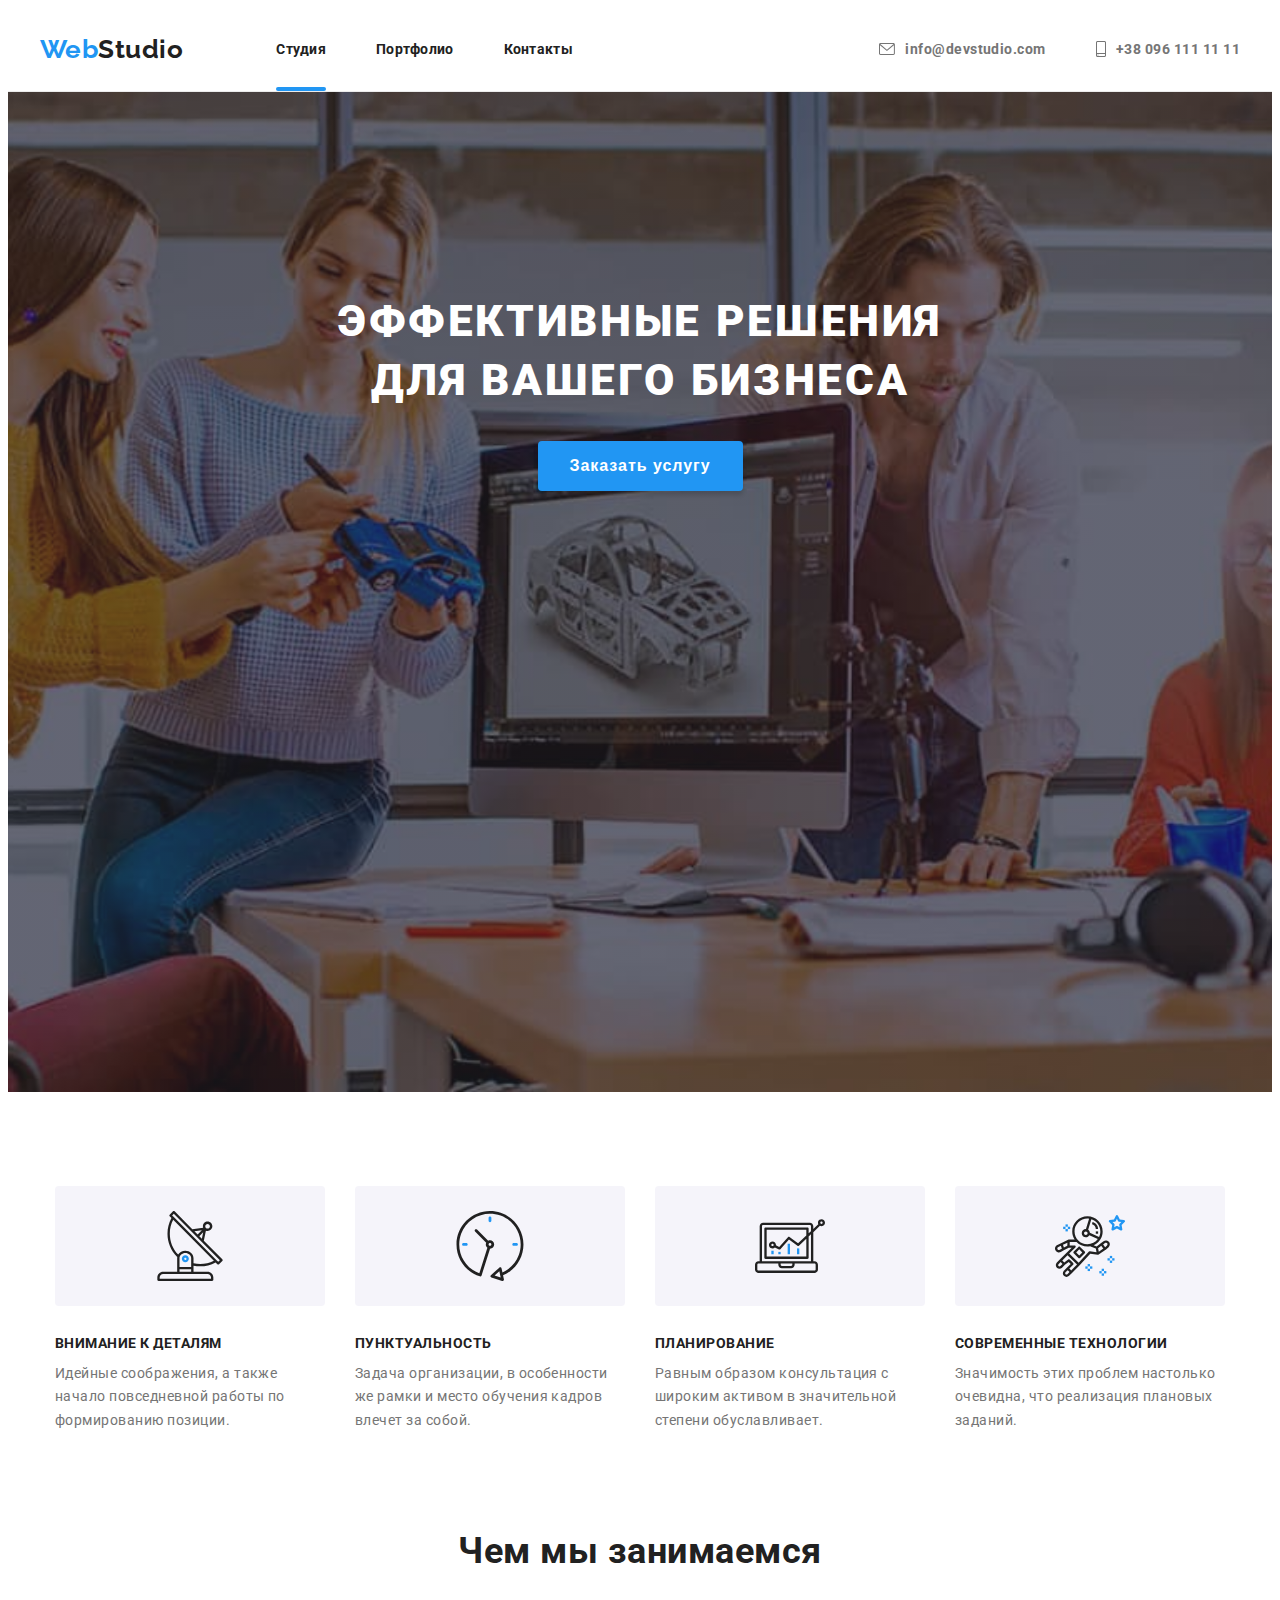
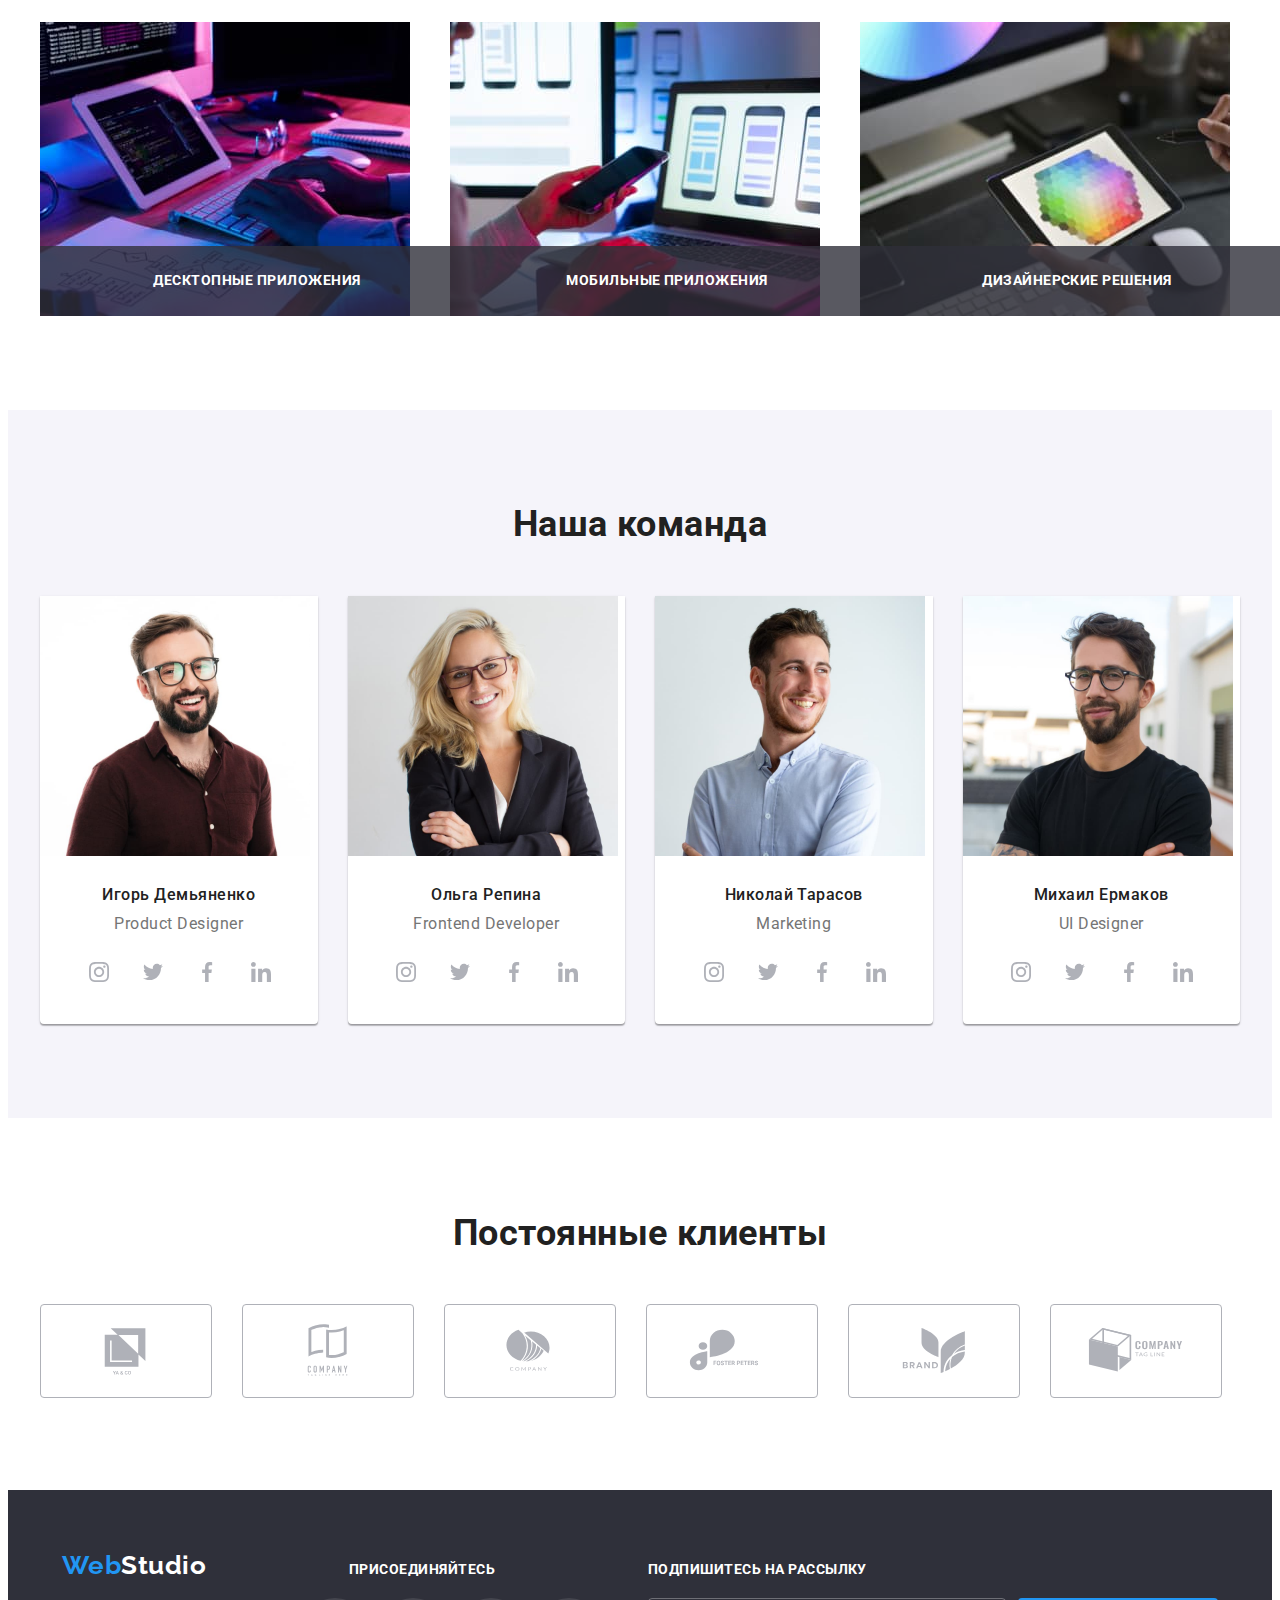
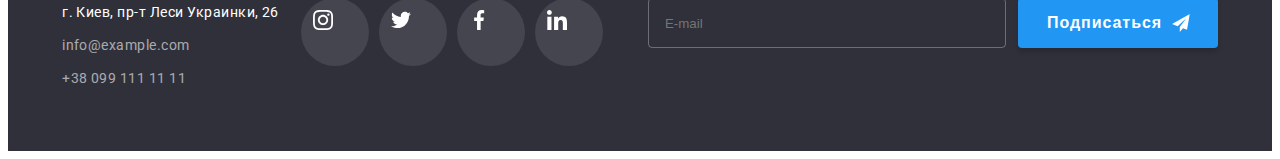
<file: index.html>
<!DOCTYPE html>
<html lang="en">
<head>
    <meta charset="UTF-8">
    <meta http-equiv="X-UA-Compatible" content="IE=edge">
    <meta name="viewport" content="width=, initial-scale=1.0">
    <title>Document</title>
    <link rel="preconnect" href="https://fonts.googleapis.com">
    <link rel="preconnect" href="https://fonts.gstatic.com" crossorigin>
    <link href="https://fonts.googleapis.com/css2?family=Raleway:wght@700&family=Roboto:wght@400;500;700;900&display=swap" rel="stylesheet">
    <link rel="stylesheet" href="https://cdnjs.cloudflare.com/ajax/libs/modern-normalize/1.0.0/modern-normalize.min.css"
        integrity="sha512-ISS7cAi1PEhQ8jnbJpJZMd29NlhNj4AWYyLOSp2CE/CsHxTCu+r+t0D2yoJudVrd0/8fTVPUVDzY5Tvli75u/g=="
        crossorigin="anonymous"/>
    <link rel="stylesheet" href="./css/main.min.css"/>
</head>
<body>

    <!--Верхняя линия-->
    <header class="page-header">
        <div class="container header-container">
            <nav class="container-items">
                <a href="./index.html" class="header-logo link">
                    <span class="logo-web-header">Web</span>Studio
                </a>
                <ul class="list header-list">
                    <li class="header-item">
                        <a class="link header-link current" href="./index.html">Студия</a></li>
                    <li class="header-item">
                        <a class="link header-link" href="./portfolio.html">Портфолио</a></li>
                    <li class="header-item">
                        <a class="link header-link" href="">Контакты</a></li>
                </ul>
            </nav>
        <div class="header-connect">
            <ul class="list header-list">        
                <li class="header-item">
                    <a class="link header-contacts" href="mailto:info@devstudio.com">
                        <svg class="header-email" width="16" height="12">
                            <use href="./images/icons.svg#envelope"></use>
                        </svg>
                        info@devstudio.com
                    </a>
                </li>
                <li class="header-item">
                    <a class="link header-contacts" href="tel:+380961111111">
                        <svg class="header-email" width="10" height="16">
                            <use href="./images/icons.svg#smartphone"></use>
                        </svg>
                        +38 096 111 11 11
                    </a>
                </li>
            </ul>
        </div>
        </div>
    </header>
    <main>

    <!--Hero-->    
    <section class="tagline overlay">
        <div class="container">
            <h1 class="tagline-title">Эффективные решения для вашего бизнеса</h1>
            <button class="tagline-btn" type="button" data-modal-open>
                <span class="tagline-btn-text">Заказать услугу</span></button>
        </div> 
    </section>

    <!--Список качеств-->
    <section class="feature">
    <div class="container feature-container">
        <h2 class="visually-hidden">Особенности</h2>
        <ul class="feature-list list">
            <li class="feature-item icon-antenna">
                <h3 class="feature-title">Внимание к деталям</h3>
                <p class="feature-text">
                    Идейные соображения, а также начало повседневной работы по формированию позиции.
                </p>
            </li>
        </ul>

        <ul class="feature-list list">
            <li class="feature-item icon-clock">
                <h3 class="feature-title">Пунктуальность</h3>
                <p class="feature-text">
                    Задача организации, в особенности же рамки и место обучения кадров влечет за собой.
                </p>
            </li>
        </ul>

        <ul class="feature-list list">
            <li class="feature-item icon-diagram">
                <h3 class="feature-title">Планирование</h3>
                <p class="feature-text">
                    Равным образом консультация с широким активом в значительной степени обуславливает.
                </p>
            </li>
        </ul>

        <ul class="feature-list list">
            <li class="feature-item icon-astronaut">
                <h3 class="feature-title">Современные технологии</h3>
                <p class="feature-text">
                    Значимость этих проблем настолько очевидна, что реализация плановых заданий.
                </p>
            </li>
        </ul>
    </div>       
    </section>

    <!--Фото чем мы занимаемся-->
    <section class="about">
    <div class="container">
        <h2 class="about__title">Чем мы занимаемся</h2>
        <ul class="list about__list">
            <li class="about__item">
                <div class="about__box">
                <img src="./images/box1.jpg" alt="desktop" width="370" />
                    <h2 class="about__subtitle">Десктопные приложения</h2>
                </div>
            </li>
            <li class="about__item">
                <div class="about__box">
                <img src="./images/box2.jpg" alt="mob" width="370" />              
                    <h2 class="about__subtitle">Мобильные приложения</h2>
                </div>
            </li>
            <li class="about__item">
                <div class="about__box">
                <img src="./images/box3.jpg" alt="design" width="370" />

                    <h2 class="about__subtitle">Дизайнерские решения</h2>
                </div>
            </li>
        </ul>
    </div>
    </section>

<!--Наша команда-->
    <section class="team">
    <div class="container team-container">
        <h2 class="team-text">Наша команда</h2>
        <ul class="list team-list">
            <li class="team card-item">
                <img src="./images/igor.jpg" alt="igor" width="270" />          
                <h3 class="team-name">Игорь Демьяненко</h3>
                <p class="team-position">Product Designer</p>
                <ul class="team-social-list list">
                    <li class="team-social-item">
                        <a class="team-social-link" href="">
                            <svg class="social-icon" width="20" height="20">
                                <use href="./images/icons.svg#instagram"></use>
                            </svg>
                        </a>
                    </li>
                    <li>
                        <a class="team-social-link" href="https://twitter.com/Twitter?ref_src=twsrc%5Egoogle%7Ctwcamp%5Eserp%7Ctwgr%5Eauthor">
                            <svg class="social-icon" width="20" height="20">
                                <use href="./images/icons.svg#twitter"></use>
                            </svg>
                        </a>
                        
                    </li>
                    <li>
                        <a class="team-social-link" href="https://www.facebook.com/login/?privacy_mutation_token=eyJ0eXBlIjowLCJjcmVhdGlvbl90aW1lIjoxNjQyMjg3MTYyLCJjYWxsc2l0ZV9pZCI6MjY5NTQ4NDUzMDcyMDk1MX0%3D">
                            <svg class="social-icon" width="20" height="20">
                                <use href="./images/icons.svg#facebook"></use>
                            </svg>
                        </a>
                    
                    </li>
                    <li>
                        <a class="team-social-link" href="https://www.linkedin.com/posts/scottdresden_next-generation-silent-drone-achieves-major-activity-6885948728314736640-eH9i">
                            <svg class="social-icon" width="20" height="20">
                                <use href="./images/icons.svg#linkedin"></use>
                            </svg>
                        </a>
                    </li>
                </ul>

                
            </li>
            <li class="team card-item">
                <img src="./images/olga.jpg" alt="olga" width="270" />
            
                <h3 class="team-name">Ольга Репина</h3>
                <p class="team-position">Frontend Developer</p>
                <ul class="team-social-list list">
                    <li class="team-social-item">
                        <a class="team-social-link" href="https://www.instagram.com/accounts/login/?source=auth_switcher">
                            <svg class="social-icon" width="20" height="20">
                                <use href="./images/icons.svg#instagram"></use>
                            </svg>
                        </a>
                    </li>
                    <li>
                        <a class="team-social-link" href="https://twitter.com/Twitter?ref_src=twsrc%5Egoogle%7Ctwcamp%5Eserp%7Ctwgr%5Eauthor">
                            <svg class="social-icon" width="20" height="20">
                                <use href="./images/icons.svg#twitter"></use>
                            </svg>
                        </a>
                        
                    </li>
                    <li>
                        <a class="team-social-link" href="https://www.facebook.com/login/?privacy_mutation_token=eyJ0eXBlIjowLCJjcmVhdGlvbl90aW1lIjoxNjQyMjg3MTYyLCJjYWxsc2l0ZV9pZCI6MjY5NTQ4NDUzMDcyMDk1MX0%3D">
                            <svg class="social-icon" width="20" height="20">
                                <use href="./images/icons.svg#facebook"></use>
                            </svg>
                        </a>
                    
                    </li>
                    <li>
                        <a class="team-social-link" href="https://www.linkedin.com/posts/scottdresden_next-generation-silent-drone-achieves-major-activity-6885948728314736640-eH9i">
                            <svg class="social-icon" width="20" height="20">
                                <use href="./images/icons.svg#linkedin"></use>
                            </svg>
                        </a>
                    </li>
                </ul>
            </li>
            <li class="team card-item">
                <img src="./images/nick.jpg" alt="nicholas" width="270" />
            
                <h3 class="team-name">Николай Тарасов</h3>
                <p class="team-position">Marketing</p>
                <ul class="team-social-list list">
                    <li class="team-social-item">
                        <a class="team-social-link" href="https://www.instagram.com/accounts/login/?source=auth_switcher">
                            <svg class="social-icon" width="20" height="20">
                                <use href="./images/icons.svg#instagram"></use>
                            </svg>
                        </a>
                    </li>
                    <li>
                        <a class="team-social-link" href="https://twitter.com/Twitter?ref_src=twsrc%5Egoogle%7Ctwcamp%5Eserp%7Ctwgr%5Eauthor">
                            <svg class="social-icon" width="20" height="20">
                                <use href="./images/icons.svg#twitter"></use>
                            </svg>
                        </a>
                        
                    </li>
                    <li>
                        <a class="team-social-link" href="https://www.facebook.com/login/?privacy_mutation_token=eyJ0eXBlIjowLCJjcmVhdGlvbl90aW1lIjoxNjQyMjg3MTYyLCJjYWxsc2l0ZV9pZCI6MjY5NTQ4NDUzMDcyMDk1MX0%3D">
                            <svg class="social-icon" width="20" height="20">
                                <use href="./images/icons.svg#facebook"></use>
                            </svg>
                        </a>
                    
                    </li>
                    <li>
                        <a class="team-social-link" href="https://www.linkedin.com/posts/scottdresden_next-generation-silent-drone-achieves-major-activity-6885948728314736640-eH9i">
                            <svg class="social-icon" width="20" height="20">
                                <use href="./images/icons.svg#linkedin"></use>
                            </svg>
                        </a>
                    </li>
                </ul>
            </li> 
            <li class="team card-item">
                <img src="./images/mih.jpg" alt="michael" width="270" />
                
                <h3 class="team-name">Михаил Ермаков</h3>
                <p class="team-position">UI Designer</p>
                <ul class="team-social-list list">
                    <li class="team-social-item">
                        <a class="team-social-link" href="https://www.instagram.com/accounts/login/?source=auth_switcher">
                            <svg class="social-icon" width="20" height="20">
                                <use href="./images/icons.svg#instagram"></use>
                            </svg>
                        </a>
                    </li>
                    <li>
                        <a class="team-social-link" href="https://twitter.com/Twitter?ref_src=twsrc%5Egoogle%7Ctwcamp%5Eserp%7Ctwgr%5Eauthor">
                            <svg class="social-icon" width="20" height="20">
                                <use href="./images/icons.svg#twitter"></use>
                            </svg>
                        </a>
                        
                    </li>
                    <li>
                        <a class="team-social-link" href="https://www.facebook.com/login/?privacy_mutation_token=eyJ0eXBlIjowLCJjcmVhdGlvbl90aW1lIjoxNjQyMjg3MTYyLCJjYWxsc2l0ZV9pZCI6MjY5NTQ4NDUzMDcyMDk1MX0%3D">
                            <svg class="social-icon" width="20" height="20">
                                <use href="./images/icons.svg#facebook"></use>
                            </svg>
                        </a>
                    
                    </li>
                    <li>
                        <a class="team-social-link" href="https://www.linkedin.com/posts/scottdresden_next-generation-silent-drone-achieves-major-activity-6885948728314736640-eH9i">
                            <svg class="social-icon" width="20" height="20">
                                <use href="./images/icons.svg#linkedin"></use>
                            </svg>
                        </a>
                    </li>
                </ul>
            </li>
        </ul>
    </div>

    </section>
    </main>
<!--Постоянные клиенты-->
<section class="client">
    <div class="container client-container">
        <h2 class="client-text">Постоянные клиенты</h2>
        <ul class="client-list list">
            <li class="client-item">
                <a class="link client-link" href="">
                    <svg class="client-icon" width="106" height="60">
                        <use href="./images/icons.svg#Logo"></use>
                    </svg>
                </a>
            </li>
            <li class="client-item">
                <a class="link client-link" href="">
                    <svg class="client-icon" width="106" height="60">
                        <use href="./images/icons.svg#Logo1"></use>
                    </svg>
                </a>
            </li>
            <li class="client-item">
                <a class="link client-link" href="">
                    <svg class="client-icon" width="106" height="60">
                        <use href="./images/icons.svg#Logo2"></use>
                    </svg>
                </a>
            </li>
            <li class="client-item">
                <a class="link client-link" href="">
                    <svg class="client-icon" width="106" height="60">
                        <use href="./images/icons.svg#Logo3"></use>
                    </svg>
                </a>
            </li>
            <li class="client-item">
                <a class="link client-link" href="">
                    <svg class="client-icon" width="106" height="60">
                        <use href="./images/icons.svg#Logo4"></use>
                    </svg>
                </a>
            </li>
            <li class="client-item">
                <a class="link client-link" href="">
                    <svg class="client-icon" width="106" height="60">
                        <use href="./images/icons.svg#Logo5"></use>
                    </svg>
                </a>
            </li>
        </ul>

    </div>
</section>
    <!--Подвал-->
    <footer class="footer">
        <div class="container-footer">
            <div class="container-left">
        <a class="footer-logo link" href="./index.html">
            <span class="logo-web-footer">Web</span>Studio
        </a>
    <address>
        <ul class="footer-contacts list">
            <li class="footer-address-item">
                <a class="link footer-address" href="https://www.google.com/maps/@50.4296971,30.5343957,17z/data=!5m1!1e1?hl=ru-RU">г. Киев, пр-т Леси Украинки, 26</a>
            </li>
            <li class="footer-address-item">
                <a class="link footer-contacts" href="mailto:info@devstudio.com">info@example.com</a>
            </li>
            <li class="footer-address-item">
                <a class="link footer-contacts" href="tel:+380961111111">+38 099 111 11 11</a>
            </li>
        </ul>
    </address>
            </div>
            <div class="container-middle">
                <h3 class="footer-title-link">присоединяйтесь</h3>
                <ul class="footer-social-list">
                    <li class="footer-social-list-item">
                        <a class="footer-social-link" href="">
                            <svg class="footer-link-icons" width="20" height="20">
                                <use href="./images/icons.svg#instagram"></use>
                            </svg>
                        </a> 
                    </li>
                    <li class="footer-social-list-item">
                        <a class="footer-social-link" href="">
                            <svg class="footer-link-icons" width="20" height="20">
                                <use href="./images/icons.svg#twitter"></use>
                            </svg>
                        </a> 
                    </li>
                    <li class="footer-social-list-item">
                        <a class="footer-social-link" href="">
                            <svg class="footer-link-icons" width="20" height="20">
                                <use href="./images/icons.svg#facebook"></use>
                            </svg>
                        </a> 
                    </li>
                    <li class="footer-social-list-item">
                        <a class="footer-social-link" href="">
                            <svg class="footer-link-icons" width="20" height="20">
                                <use href="./images/icons.svg#linkedin"></use>
                            </svg>
                        </a> 
                    </li>
                </ul>
            </div>
            <div class="container-right">
                <h3 class="footer-title-link">Подпишитесь на рассылку</h3>
                <form class="container-right-form" action="#">
                <label class="input-email" for="user-newsletter"></label>
                <input 
                type="text" 
                class="form-newsletter" 
                name="user-newsletter" 
                id="user-newsletter"
                placeholder="E-mail">
                <button  class="footer-btn" type="submit">
                    <span class="footer-btn-text">Подписаться
                        <svg class="footer-right-link-icons" width="24" height="24">
                            <use href="./images/icons.svg#icon-send"></use>
                        </svg>
                    </span>
                </button>
            </form>
            </div>
</div>
    </footer>
        <!--Модалка-->
    <div class="backdrop is-hidden" data-modal>
        <div class="modal">
            <button type="button" class="modal-close" data-modal-close>
                <svg class="modal-icon">
                    <use href="./images/icons.svg#close"></use>
                </svg>
            </button>
            <p class="modal-title">Оставьте свои данные, мы вам перезвоним</p>
            <form action="#">
            <div class="form-field">
                <label class="input-text" for="user-name">Имя</label>
                <div class="input-wrap">
                <input 
                type="text" 
                class="form-input" 
                name="user-name"
                id="user-name" required>
                <svg class="input-icon" width="18" height="18">
                    <use href="./images/icons.svg#person"></use>
                </svg>
                </div> 
            </div>
            <div class="form-field">
                <label class="input-text" for="user-tel">Телефон</label>
                <div class="input-wrap">
                <input 
                type="tel"
                class="form-input" 
                name="user-tel"
                id="user-tel"/>
                <svg class="input-icon" width="18" height="18">
                    <use href="./images/icons.svg#phone"></use>
                </svg>
                </div> 
            </div>
            <div class="form-field">
                <label class="input-text" for="user-email">Почта</label>
                <div class="input-wrap">
                <input 
                type="email" 
                class="form-input" 
                name="user-email"
                id="user-email"/>
                <svg class="input-icon" width="18" height="18">
                    <use href="./images/icons.svg#email-black"></use>
                </svg>
                </div> 
            </div>
            <div class="form-field">
                <label class="input-text" for="user-comments">Комментарий</label>
                <textarea 
                name="user-comments" 
                id="user-comments" 
                class="form-text"
                placeholder="Введите текст"></textarea>
            </div>
            <div class="form-field-checkbox">
                <input type="checkbox" 
                name="policy" 
                id="policy"
                class="policy-check visually-hidden"
                />
                
                <label for="policy" class="check-text">
                    <span>
                    <svg class="policy-icon" width="16" height="15">
                        <use href="./images/icons.svg#Vector2"></use>
                    </svg>
                </span>Соглашаюсь с рассылкой и принимаю<a class="check-text-second" href="">Условия договора</a></label>
        
            </div>
                <button  class="modal-btn" type="submit">
                    <span class="modal-btn-text">Отправить</span>
                </button>
            </form>
        </div>
    </div>
    <script src="./js/modal.js"></script>
</body>
</html>
</file>
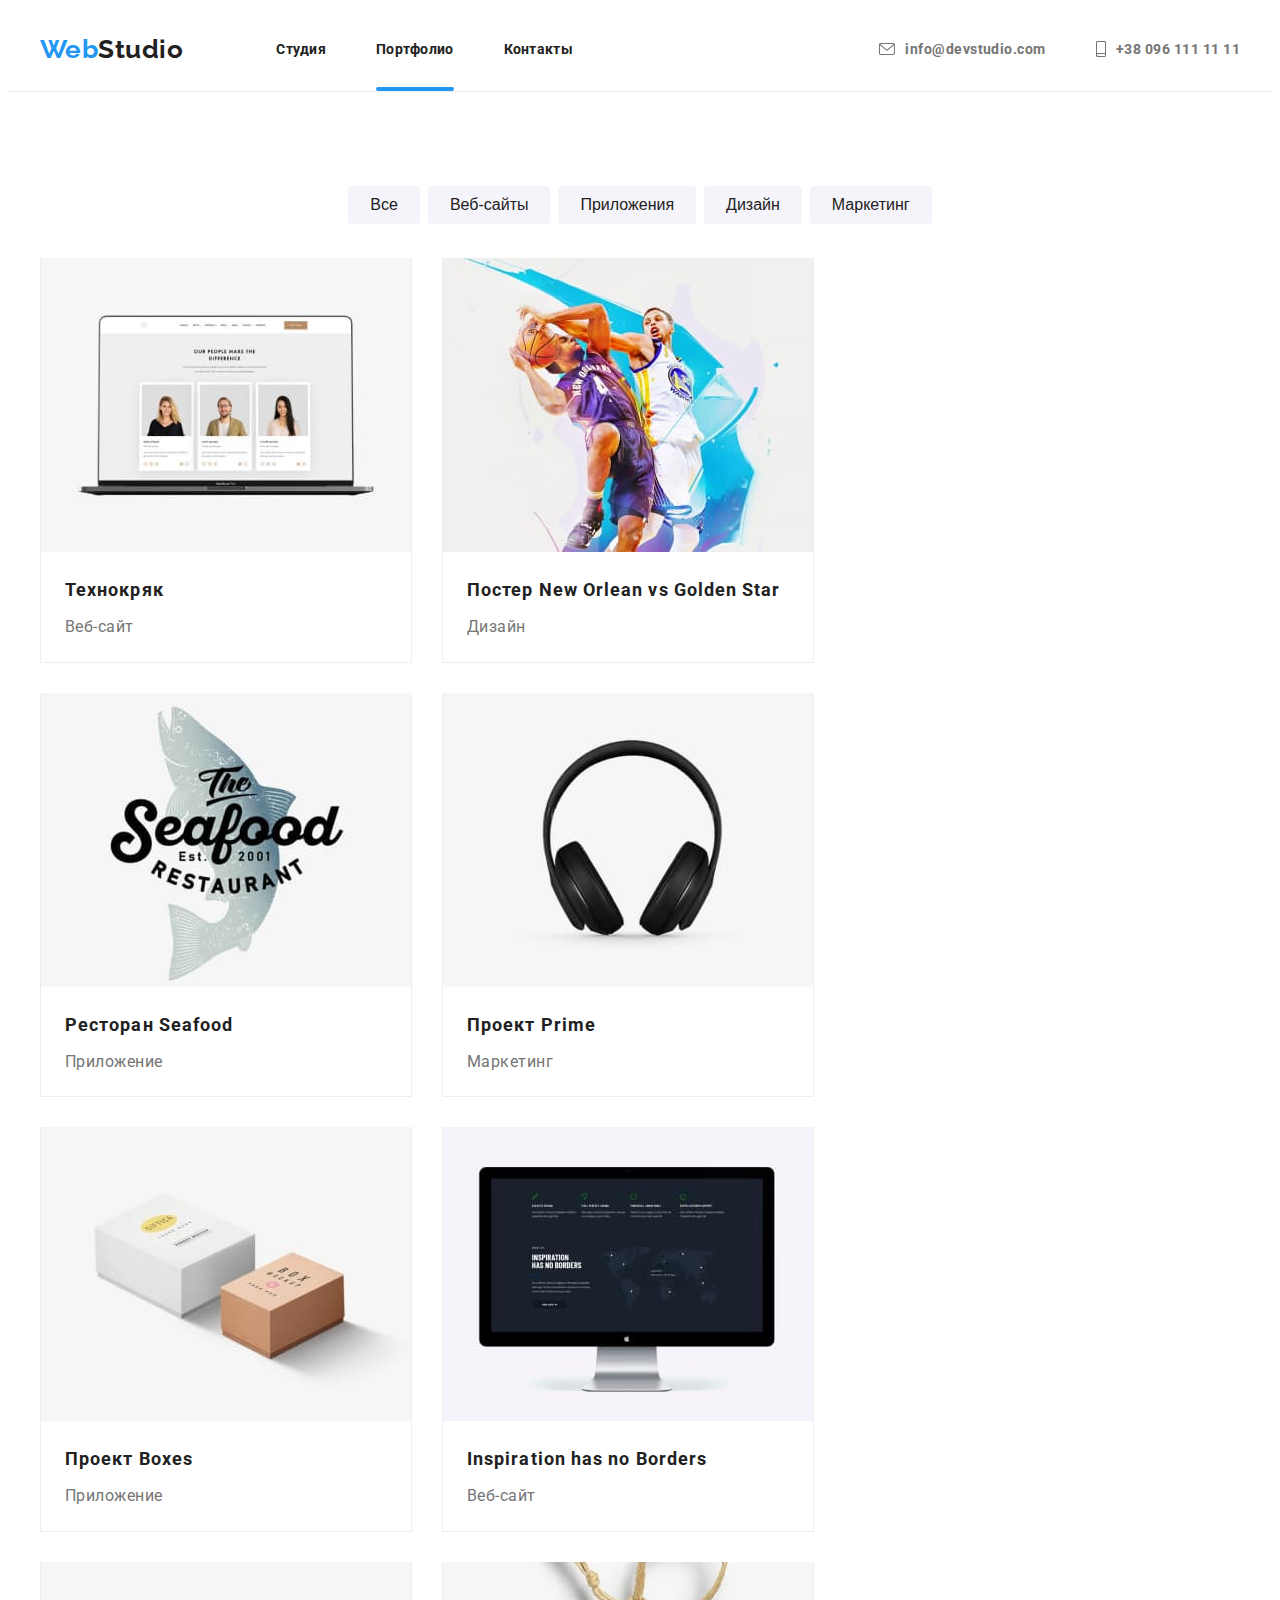
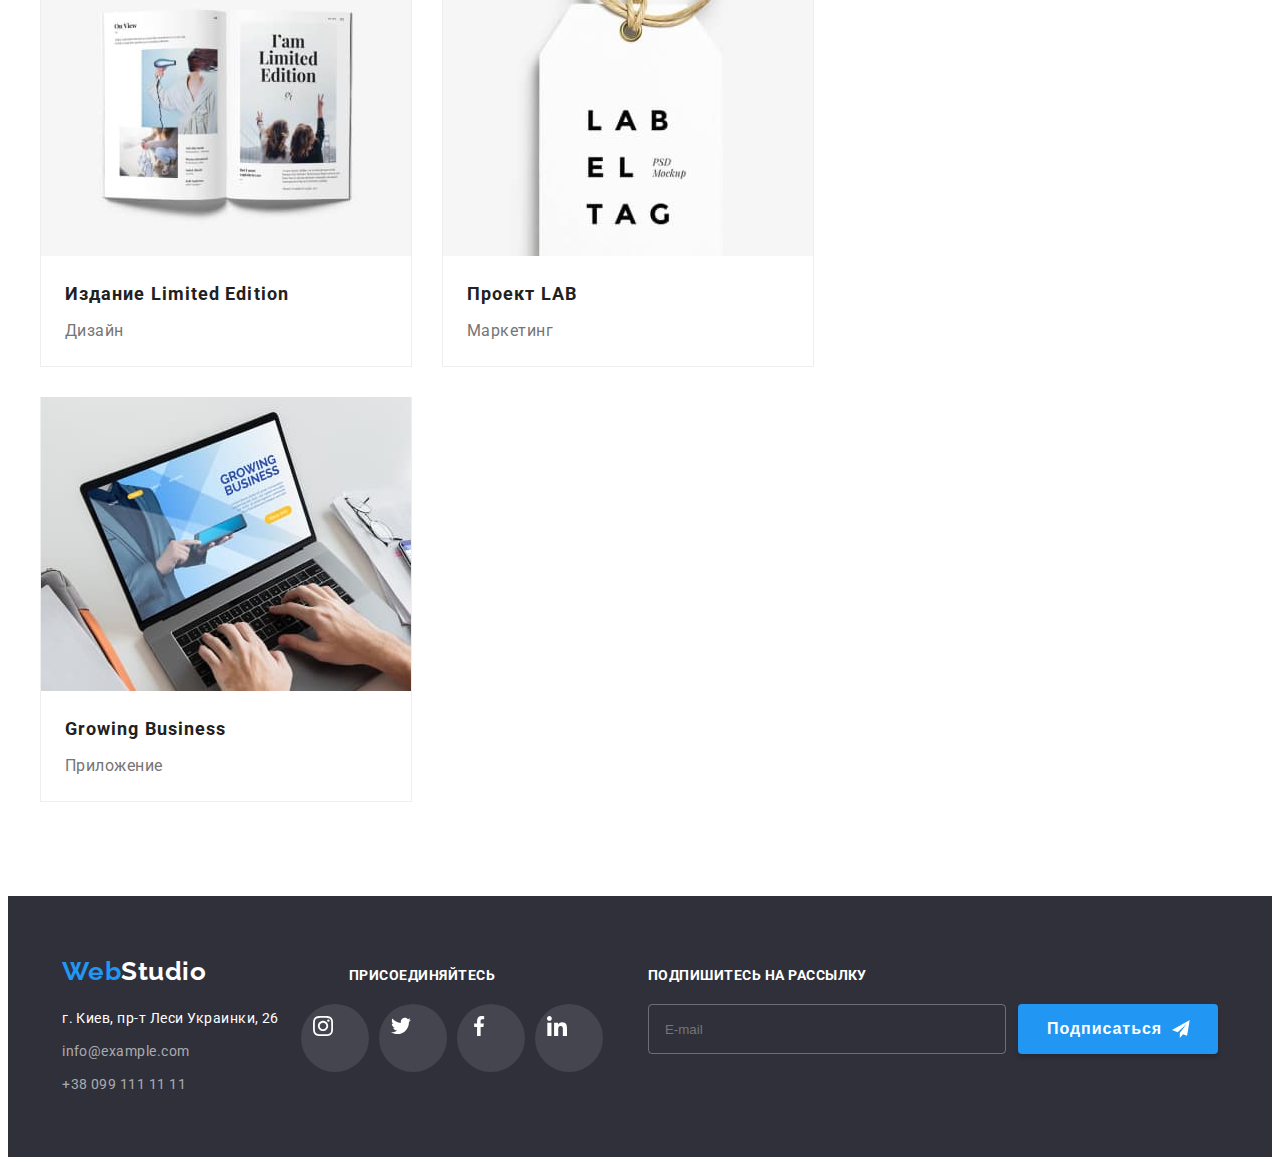
<file: portfolio.html>
<!DOCTYPE html>
<html lang="en">
<head>
    <meta charset="UTF-8">
    <meta http-equiv="X-UA-Compatible" content="IE=edge">
    <meta name="viewport" content="width=, initial-scale=1.0">
    <title>Document</title>
    <link rel="preconnect" href="https://fonts.googleapis.com">
    <link rel="preconnect" href="https://fonts.gstatic.com" crossorigin>
    <link href="https://fonts.googleapis.com/css2?family=Raleway:wght@700&family=Roboto:wght@400;500;700;900&display=swap" rel="stylesheet">
    <link rel="stylesheet" href="https://cdnjs.cloudflare.com/ajax/libs/modern-normalize/1.0.0/modern-normalize.min.css"
        integrity="sha512-ISS7cAi1PEhQ8jnbJpJZMd29NlhNj4AWYyLOSp2CE/CsHxTCu+r+t0D2yoJudVrd0/8fTVPUVDzY5Tvli75u/g=="
        crossorigin="anonymous"/>
    <link rel="stylesheet" href="./css/main.min.css"/>
    
</head>
<body class="page">

    <!--Верхняя линия-->
    <header class="page-header">
        <div class="container header-container">
            <nav class="container-items">
                <a href="./index.html" class="header-logo link">
                    <span class="logo-web-header">Web</span>Studio
                </a>
            <ul class="list header-list">
                <li class="header-item">
                    <a class="link header-link" href="./index.html">Студия</a></li>
                <li class="header-item">
                    <a class="link header-link current" href="./portfolio.html">Портфолио</a></li>
                <li class="header-item">
                    <a class="link header-link" href="">Контакты</a></li>
            </ul>
            </nav>
        <div class="header-connect">
            <ul class="list header-list">        
                <li class="header-item">
                    <a class="link header-contacts" href="mailto:info@devstudio.com">
                        <svg class="header-email" width="16" height="12">
                        <use href="./images/icons.svg#envelope"></use>
                        </svg>
                        info@devstudio.com
                    </a>
                </li>
                <li class="header-item">
                    <a class="link header-contacts" href="tel:+380961111111">
                        <svg class="header-email" width="10" height="16">
                        <use href="./images/icons.svg#smartphone"></use>
                        </svg>
                        +38 096 111 11 11
                    </a>
                </li>
            </ul>
        </div>
        </div>
    </header>
    <main>

    <!--Фильтр-->
    <section class="filter">
        <div class="container">
            <h2 class="visually-hidden">Особенности</h2>
            <ul class="list filter__list">
                <li class="filter__link"><button type="button" class="filter__button">Все</button></li>
                <li class="filter__link"><button type="button" class="filter__button">Веб-сайты</button></li>
                <li class="filter__link"><button type="button" class="filter__button">Приложения</button></li>
                <li class="filter__link"><button type="button" class="filter__button">Дизайн</button></li>
                <li class="filter__link"><button type="button" class="filter__button">Маркетинг</button></li>
            </ul>
        </div>
    </section>
    <!--Портфолио-->
    <section class="portfolio">
        <div class="container portfolio__container">
            <h1 class="portfolio__title">Картинки</h1>
            <ul class="portfolio__list">
                <li class="portfolio__item">
                    <div class="portfolio__item-wrap">
                        <img class="portfolio__image" src="./images/img1.jpg" alt="desktop" width="370" height="294"/>
                        <p class="portfolio__text">Технокряк это современная площадка распространения коронавируса. Компании используют эту платформу для цифрового шпионажа и атак на защищённые сервера конкурентов.</p>
                    </div>
                <div class="project">
                    <h2 class="project__title">Технокряк</h2>
                    <p class="project__text">Веб-сайт</p>
                </div>
                </li>
                <li class="portfolio__item">
                    <div class="portfolio__item-wrap">
                        <img class="portfolio__image" src="./images/img2.jpg" alt="desktop" width="370" height="294"/>
                        <p class="portfolio__text">Технокряк это современная площадка распространения коронавируса. Компании используют эту платформу для цифрового шпионажа и атак на защищённые сервера конкурентов.</p>
                    </div>
                <div class="project">
                    <h2 class="project__title">Постер New Orlean vs Golden Star</h2>
                    <p class="project__text">Дизайн</p>
                </div>
                </li>
                <li class="portfolio__item">
                    <div class="portfolio__item-wrap">
                        <img class="portfolio__image" src="./images/img3.jpg" alt="desktop" width="370" height="294"/>
                        <p class="portfolio__text">Технокряк это современная площадка распространения коронавируса. Компании используют эту платформу для цифрового шпионажа и атак на защищённые сервера конкурентов.</p>
                    </div>
                <div class="project">
                    <h2 class="project__title">Ресторан Seafood</h2>
                    <p class="project__text">Приложение</p>
                </div>
                </li>
                <li class="portfolio__item">
                    <div class="portfolio__item-wrap">
                        <img class="portfolio__image" src="./images/img4.jpg" alt="desktop" width="370" height="294"/>
                        <p class="portfolio__text">Технокряк это современная площадка распространения коронавируса. Компании используют эту платформу для цифрового шпионажа и атак на защищённые сервера конкурентов.</p>
                </div>
                <div class="project">
                    <h2 class="project__title">Проект Prime</h2>
                    <p class="project__text">Маркетинг</p>
                </div>
            </li>
            <li class="portfolio__item">
                <div class="portfolio__item-wrap">
                        <img class="portfolio__image" src="./images/img5.jpg" alt="desktop" width="370" height="294"/>
                        <p class="portfolio__text">Технокряк это современная площадка распространения коронавируса. Компании используют эту платформу для цифрового шпионажа и атак на защищённые сервера конкурентов.</p>
                </div>
                <div class="project">
                    <h2 class="project__title">Проект Boxes</h2>
                    <p class="project__text">Приложение</p>
                </div>
            </li>
            <li class="portfolio__item">
                <div class="portfolio__item-wrap">
                        <img class="portfolio__image" src="./images/img6.jpg" alt="desktop" width="370" height="294"/>
                        <p class="portfolio__text">Технокряк это современная площадка распространения коронавируса. Компании используют эту платформу для цифрового шпионажа и атак на защищённые сервера конкурентов.</p>
                </div>
                <div class="project">
                    <h2 class="project__title">Inspiration has no Borders</h2>
                    <p class="project__text">Веб-сайт</p>
                </div>
            </li>
            <li class="portfolio__item">
                <div class="portfolio__item-wrap">
                        <img class="portfolio__image" src="./images/img7.jpg" alt="desktop" width="370" height="294"/>
                        <p class="portfolio__text">Технокряк это современная площадка распространения коронавируса. Компании используют эту платформу для цифрового шпионажа и атак на защищённые сервера конкурентов.</p>
                </div>
                <div class="project">
                    <h2 class="project__title">Издание Limited Edition</h2>
                    <p class="project__text">Дизайн</p>
                </div>
            </li>
            <li class="portfolio__item">
                <div class="portfolio__item-wrap">
                        <img class="portfolio__image" src="./images/img8.jpg" alt="desktop" width="370" height="294"/>
                        <p class="portfolio__text">Технокряк это современная площадка распространения коронавируса. Компании используют эту платформу для цифрового шпионажа и атак на защищённые сервера конкурентов.</p>
                </div>
                <div class="project">
                    <h2 class="project__title">Проект LAB</h2>
                    <p class="project__text">Маркетинг</p>
                </div>
            </li>
            <li class="portfolio__item">
                <div class="portfolio__item-wrap">
                        <img class="portfolio__image" src="./images/img9.jpg" alt="desktop" width="370" height="294"/>
                        <p class="portfolio__text">Технокряк это современная площадка распространения коронавируса. Компании используют эту платформу для цифрового шпионажа и атак на защищённые сервера конкурентов.</p>
                </div>
                <div class="project">
                    <h2 class="project__title">Growing Business</h2>
                    <p class="project__text">Приложение</p>
                </div>
            </li>
        </ul>
    </div>
    </section>
    </main>

    <!--Подвал-->
    <footer class="footer">
        <div class="container-footer">
            <div class="container-left">
        <a class="footer-logo link" href="./index.html">
            <span class="logo-web-footer">Web</span>Studio
        </a>
    <address>
        <ul class="footer-contacts list">
            <li class="footer-address-item">
                <a class="link footer-address" href="https://www.google.com/maps/@50.4296971,30.5343957,17z/data=!5m1!1e1?hl=ru-RU">г. Киев, пр-т Леси Украинки, 26</a>
            </li>
            <li class="footer-address-item">
                <a class="link footer-contacts" href="mailto:info@devstudio.com">info@example.com</a>
            </li>
            <li class="footer-address-item">
                <a class="link footer-contacts" href="tel:+380961111111">+38 099 111 11 11</a>
            </li>
        </ul>
    </address>
            </div>
            <div class="container-middle">
                <h3 class="footer-title-link">присоединяйтесь</h3>
                <ul class="footer-social-list">
                    <li class="footer-social-list-item">
                        <a class="footer-social-link" href="">
                            <svg class="footer-link-icons" width="20" height="20">
                                <use href="./images/icons.svg#instagram"></use>
                            </svg>
                        </a> 
                    </li>
                    <li class="footer-social-list-item">
                        <a class="footer-social-link" href="">
                            <svg class="footer-link-icons" width="20" height="20">
                                <use href="./images/icons.svg#twitter"></use>
                            </svg>
                        </a> 
                    </li>
                    <li class="footer-social-list-item">
                        <a class="footer-social-link" href="">
                            <svg class="footer-link-icons" width="20" height="20">
                                <use href="./images/icons.svg#facebook"></use>
                            </svg>
                        </a> 
                    </li>
                    <li class="footer-social-list-item">
                        <a class="footer-social-link" href="">
                            <svg class="footer-link-icons" width="20" height="20">
                                <use href="./images/icons.svg#linkedin"></use>
                            </svg>
                        </a> 
                    </li>
                </ul>
            </div>
            <div class="container-right">
                <h3 class="footer-title-link">Подпишитесь на рассылку</h3>
                <form class="container-right-form" action="#">
                <label class="input-email" for="user-newsletter"></label>
                <input 
                type="text" 
                class="form-newsletter" 
                name="user-newsletter" 
                id="user-newsletter"
                placeholder="E-mail">
                <button  class="footer-btn" type="submit">
                    <span class="footer-btn-text">Подписаться
                        <svg class="footer-right-link-icons" width="24" height="24">
                            <use href="./images/icons.svg#icon-send"></use>
                        </svg>
                    </span>
                </button>
            </form>
            </div>
</div>
    </footer>
</body>
</html>
</file>
<file: css/main.min.css>
:root{--header-color: #212121;--color-text:#757575;--accent-color:#2196F3;--title-color:#FFFFFF}body{font-family:'Roboto', sans-serif;letter-spacing:0.03em}.list{list-style:none}.link{text-decoration:none}p,h1,h2,h3,h4,h5,h6{margin:0}ul{margin:0;padding-left:0}button{cursor:pointer}img{display:block;max-width:100%;height:auto}.container{width:1200px;padding-left:15px;padding-right:15px;margin:0 auto}section{padding-top:94px;padding-bottom:94px}.page-header{background-color:var(--title-color);border-bottom-color:#ECECEC;border-bottom-width:1px;border-bottom-style:solid}.header-container,.container-items{display:flex;align-items:center}.header-list{display:flex}.header-item:not(:last-child){margin-right:50px}.header-connect{margin-left:auto}.header-logo{margin-right:93px;font-family:Raleway, sans-serif;font-style:normal;font-weight:bold;font-size:26px;line-height:1.19;color:var(--header-color)}.logo-web-header{font-family:Raleway, sans-serif;font-style:normal;font-weight:bold;font-size:26px;line-height:1.19;color:#2196F3}.header-link{font-weight:bold;font-size:14px;line-height:1.33;letter-spacing:0.02em;color:var(--header-color);transition:color 250ms cubic-bezier(0.4, 0, 0.2, 1);position:relative;display:flex;padding-top:32px;padding-bottom:32px}.header-link:hover,.header-link:focus{color:var(--accent-color)}.current::after{content:'';position:absolute;display:block;width:100%;background-color:var(--accent-color);height:4px;left:0;bottom:0;border-radius:2px}.header-contacts{font-style:normal;font-weight:bold;font-size:14px;line-height:1.33;color:var(--color-text);display:flex;flex-direction:row;align-items:center;transition:color 250ms cubic-bezier(0.4, 0, 0.2, 1)}.header-contacts:focus,.header-contacts:hover{color:var(--accent-color)}.header-email{cursor:pointer;fill:var(--color-text);margin-right:10px}.header-contacts:hover .header-email,.header-contacts:focus .header-email{fill:var(--accent-color)}.tagline{padding-top:200px;padding-bottom:200px;background-color:#2F303A;text-align:center}.overlay{max-width:1600px;height:600px;margin-left:auto;margin-right:auto;background-image:linear-gradient(rgba(47,48,58,0.4), rgba(47,48,58,0.4)),url("../images/overlay.jpg");background-size:cover;background-repeat:no-repeat;background-position:center}.tagline-title{font-weight:900;font-size:44px;line-height:1.36;letter-spacing:0.06em;text-transform:uppercase;color:var(--title-color);display:flex;max-width:696px;margin-bottom:30px;margin-left:auto;margin-right:auto}.tagline-btn{background:var(--accent-color);box-shadow:0px 4px 4px rgba(0,0,0,0.15);border:0;border-radius:4px;margin-top:30px;margin-right:auto;margin-left:auto;font-weight:700;font-size:14px;line-height:1.87;letter-spacing:0.06em;cursor:pointer;display:flex;padding:10px 32px;transition:background-color 250ms cubic-bezier(0.4, 0, 0.2, 1)}.tagline-btn:hover,.tagline-btn:focus{background-color:#188CE8}.tagline-btn-text{font-weight:bold;align-items:center;text-align:center;font-size:16px;line-height:1.87;display:flex;letter-spacing:0.06em;color:var(--title-color)}.feature{padding-top:94px;padding-bottom:94px}.feature-container{display:flex;justify-content:space-around}.feature-item{width:270px;height:251px}.feature-item::before{display:block;content:"";height:120px;background-size:70px 70px;background-repeat:no-repeat;background-position:center;background-color:#F5F4FA;border-radius:4px;margin-bottom:30px}.icon-antenna::before{background-image:url("../images/antenna 1.svg")}.icon-clock::before{background-image:url("../images/clock 1.svg")}.icon-diagram::before{background-image:url("../images/diagram 1.svg")}.icon-astronaut::before{background-image:url("../images/astronaut 1.svg")}.feature-title{font-style:normal;font-weight:bold;font-size:14px;line-height:1.14;text-transform:uppercase;color:var(--header-color)}.visually-hidden{position:absolute;white-space:nowrap;width:1px;height:1px;overflow:hidden;border:0;padding:0;clip:rect(0 0 0 0);clip-path:inset(50%);margin:-1px}.feature-text{padding-top:10px;font-style:normal;font-weight:normal;font-size:14px;line-height:1.7;color:var(--color-text)}.feature-item:not(:last-child){margin-right:30px}.about{padding-top:0px;padding-bottom:94px}.about__title{font-weight:bold;font-size:36px;line-height:1.16;text-align:center;color:var(--header-color);padding-bottom:50px}.about__list{display:flex;flex-wrap:wrap;margin-left:-30px;margin-bottom:-30px}.about__item{width:calc(100% / 3 - 30px);margin-left:30px;margin-bottom:30px;position:relative}.about__subtitle{position:absolute;left:0;bottom:0;background-color:rgba(47,48,58,0.8);font-size:14px;line-height:1.14;text-align:center;align-items:center;padding:27px;width:100%;text-transform:uppercase;color:var(--title-color)}.team{background:#F5F4FA;padding-top:0px;padding-bottom:0px}.team-container{max-width:1600px;height:708px}.team-text{font-weight:bold;align-items:center;text-align:center;font-size:36px;line-height:1.16;color:var(--header-color);padding-bottom:50px;padding-top:94px}.team-name{font-style:normal;font-weight:500;font-size:16px;line-height:1.18;color:var(--header-color);text-align:center;margin-top:30px;margin-bottom:10px}.team-position{font-size:16px;line-height:1.18;color:var(--color-text);align-items:center;text-align:center;margin-bottom:16px}.team-list{display:flex;flex-wrap:wrap;margin-left:-30px;margin-bottom:-30px}.card-item{width:calc(100% / 4 - 30px);margin-left:30px;margin-bottom:30px;box-shadow:0px 1px 3px rgba(0,0,0,0.12),0px 1px 1px rgba(0,0,0,0.14),0px 2px 1px rgba(0,0,0,0.2);border-radius:0px 0px 4px 4px;background:var(--title-color)}.team-social-list{display:flex;justify-content:space-around;margin-left:32px;margin-right:30px}.team-social-item:not(:first-child){margin-left:10px}.team-social-link{width:44px;height:44px;display:flex;justify-content:center;align-items:center;background-color:var(--title-color);border-radius:50%;margin-bottom:30px;flex-direction:column;align-items:center;transition:background-color 250ms cubic-bezier(0.4, 0, 0.2, 1)}.team-social-link:hover,.team-social-link:focus{background-color:#2196F3}.team-social-link:hover .social-icon,.team-social-link:focus .social-icon{fill:var(--title-color)}.social-icon{fill:#AFB1B8}.client{padding-top:94px;padding-bottom:94px}.client-container{width:1200px;height:184px}.client-text{font-size:36px;line-height:1.17;color:var(--header-color);padding-bottom:50px;font-weight:bold;align-items:center;text-align:center}.client-list{display:flex;flex-direction:row;flex-wrap:wrap;margin-left:-30px;margin-top:-50px;margin-bottom:122px;color:purple}.client-link{display:flex;justify-content:center;align-items:center;border:1px solid #AFB1B8;border-radius:4px;margin-left:30px;margin-top:50px;color:#AFB1B8;width:170px;height:92px;transition:fill 250ms cubic-bezier(0.4, 0, 0.2, 1)}.client-link:hover,.client-link:focus{border:1px solid var(--accent-color)}.client-icon{fill:#AFB1B8;transition:fill 250ms cubic-bezier(0.4, 0, 0.2, 1)}.client-link:hover .client-icon,.client-link:focus .client-icon{fill:var(--accent-color)}.footer{background-color:#2F303A;padding-top:60px;padding-bottom:60px}.container-footer{display:flex;align-items:baseline;justify-content:center;width:1200px;padding-left:15px;padding-right:15px;margin:0 auto}.footer-logo{font-family:Raleway, sans-serif;font-style:normal;font-weight:bold;font-size:26px;line-height:1.19;color:var(--title-color);display:inline-block;padding-bottom:20px}.footer-address-item:not(:last-child){margin-bottom:9px}.logo-web-footer{font-family:Raleway, sans-serif;font-style:normal;font-weight:bold;font-size:26px;line-height:1.19;letter-spacing:0.03em;color:#2196F3}.footer-address{font-style:normal;font-size:14px;line-height:1.71;color:var(--title-color);margin-top:20px}.footer-contacts{font-style:normal;font-weight:normal;font-size:14px;line-height:1.71;color:rgba(255,255,255,0.6)}.container-middle{width:206px;height:80px;margin-left:70px}.footer-title-link{font-weight:700;font-size:14px;line-height:1.14;text-transform:uppercase;color:#FFFFFF;margin-bottom:20px}.footer-social-list{display:flex;justify-content:center;align-items:center;list-style:none;padding:0px}.footer-social-list-item:not(:first-child){margin-left:10px}.footer-social-link{display:block;width:44px;height:44px;border-radius:50%;padding:12px;background-color:rgba(255,255,255,0.1);color:#FFFFFF;transition:background-color 250ms cubic-bezier(0.4, 0, 0.2, 1)}.footer-social-link:hover,.footer-social-link:focus{background-color:#2196F3}.footer-link-icons{fill:#FFFFFF}.container-right{width:570px;height:86px;margin-left:93px}.container-right-form{display:flex;justify-content:space-between}.form-newsletter{width:358px;height:50px;border:1px solid rgba(255,255,255,0.3);box-sizing:border-box;border-radius:4px;background-color:transparent;color:var(--title-color);padding-left:16px;cursor:pointer;transition:border-color 250ms cubic-bezier(0.4, 0, 0.2, 1);outline:none}.form-newsletter:focus{border-color:var(--accent-color)}.footer-btn{background:var(--accent-color);box-shadow:0px 4px 4px rgba(0,0,0,0.15);border:0;border-radius:4px;margin-right:auto;margin-left:12px;font-weight:700;font-size:16px;line-height:1.87;letter-spacing:0.06em;cursor:pointer;display:flex;padding:10px 28px 10px 29px;transition:background-color 250ms cubic-bezier(0.4, 0, 0.2, 1)}.footer-btn:hover,.footer-btn :focus{background-color:#188CE8}.footer-btn-text{width:143px;height:30px;font-weight:bold;align-items:center;text-align:center;font-size:16px;line-height:1.87;display:flex;letter-spacing:0.06em;color:var(--title-color)}.footer-right-link-icons{margin-left:10px;fill:var(--title-color);display:flex;justify-content:center;align-items:center;text-align:center;flex-direction:column;align-content:center}.filter{padding-bottom:0px}.filter__list{display:flex;justify-content:center}.filter__button{font-weight:500;font-size:16px;line-height:1.63;color:var(--header-color);background:#F5F4FA;cursor:pointer;position:relative;text-align:center;padding:6px 22px;border-radius:4px;border:0;min-height:38px;transition:background-color 250ms cubic-bezier(0.4, 0, 0.2, 1),color 250ms cubic-bezier(0.4, 0, 0.2, 1)}.filter__button:hover,.filter__button:focus{background-color:#188CE8;color:var(--title-color);box-shadow:0px 3px 1px rgba(0,0,0,0.1),0px 1px 2px rgba(0,0,0,0.08),0px 2px 2px rgba(0,0,0,0.12);border-radius:4px}.filter__link:not(:last-child){margin-right:8px}.portfolio__container{width:1200px;padding-left:0px;padding-right:0px}.portfolio{padding-top:34px;padding-bottom:94px}.portfolio__title{display:none}.portfolio__list{width:1200px;list-style:none;display:flex;flex-wrap:wrap;margin-left:-30px;margin-bottom:-30px}.portfolio__item{width:calc(100% / 3 - 30px);margin-left:30px;margin-bottom:30px;border-bottom:1px solid #EEEEEE;border-left:1px solid #EEEEEE;border-right:1px solid #EEEEEE;position:relative}.project{padding:20px 24px;background:var(--title-color)}.project__title{font-family:Roboto, sans-serif;font-weight:bold;font-size:18px;line-height:2;letter-spacing:0.06em;color:var(--header-color);padding-bottom:4px}.project__text{font-style:normal;font-weight:normal;font-size:16px;line-height:1.87;color:var(--color-text)}.portfolio__item{cursor:pointer;transition:box-shadow 250ms cubic-bezier(0.4, 0, 0.2, 1)}.portfolio__item:focus,.portfolio__item:hover{box-shadow:0px 1px 1px rgba(0,0,0,0.12),0px 4px 4px rgba(0,0,0,0.06),1px 4px 6px rgba(0,0,0,0.16)}.portfolio__item-wrap{position:relative;overflow:hidden}.portfolio__text{font-weight:normal;font-size:18px;line-height:1.56;color:var(--title-color);position:absolute;top:0;left:0;background:rgba(33,150,243,0.9);height:100%;padding:63px 24px 63px 24px;transform:translateY(100%);transition:transform 250ms cubic-bezier(0.4, 0, 0.2, 1)}.portfolio__item:hover .portfolio__text{transform:translateY(0)}.backdrop{position:fixed;top:0;width:100vw;height:100vh;background-color:rgba(0,0,0,0.2);transition:opacity 250ms cubic-bezier(0.4, 0, 0.2, 1),visibility 250ms cubic-bezier(0.4, 0, 0.2, 1)}.backdrop.is-hidden .modal{transform:scale(1.2)}.modal{width:528px;min-height:581px;background-color:var(--title-color);border-radius:4px;position:absolute;top:50%;left:50%;transform:translate(-50%, -50%);scale:1;transition:tranform 250ms;padding:40px}.modal-close{width:30px;height:30px;border:1px solid rgba(0,0,0,0.1);background-color:transparent;border-radius:50%;display:flex;justify-content:center;align-items:center;box-sizing:border-box;position:absolute;top:8px;right:8px}.is-hidden{opacity:0;pointer-events:none;visibility:hidden}.modal-title{font-weight:bold;font-size:20px;line-height:1.15;text-align:center;margin-bottom:12px}.form-input{width:100%;height:40px;border:1px solid rgba(33,33,33,0.2);border-radius:4px;padding-left:42px;cursor:pointer;outline:none;transition:border-color 250ms cubic-bezier(0.4, 0, 0.2, 1)}.form-input::placeholder{font-size:12px;line-height:1.17;letter-spacing:0.01em;color:rgba(117,117,117,0.5)}.form-input:focus{border-color:var(--accent-color)}.form-input:focus+.input-icon{fill:var(--accent-color)}.input-wrap{position:relative}.input-icon{position:absolute;left:12px;top:50%;transform:translateY(-50%);display:inline-block;fill:var(--header-color);transition:fill 250ms cubic-bezier(0.4, 0, 0.2, 1)}.modal-btn{background:var(--accent-color);box-shadow:0px 4px 4px rgba(0,0,0,0.15);border:0;border-radius:4px;margin-top:30px;margin-right:auto;margin-left:auto;font-weight:700;font-size:16px;line-height:1.87;letter-spacing:0.06em;cursor:pointer;display:flex;padding:10px 55px 10px 56px;transition:background-color 250ms cubic-bezier(0.4, 0, 0.2, 1);width:200px;height:50px}.modal-btn:hover,.modal-btn:focus{background-color:#188CE8}.modal-btn-text{font-weight:bold;align-items:center;text-align:center;font-size:16px;line-height:1.87;display:flex;letter-spacing:0.06em;color:var(--title-color)}.input-text{font-weight:normal;font-size:12px;line-height:1.17;letter-spacing:0.01em;color:var(--color-text);margin-bottom:4px}.form-field:not(:last-child){margin-bottom:10px}.form-text{width:100%;height:120px;padding:12px 16px 12px 16px;border:1px solid rgba(33,33,33,0.2);box-sizing:border-box;border-radius:4px;resize:none;outline:none;transition:border-color 250ms cubic-bezier(0.4, 0, 0.2, 1)}.form-text::placeholder{font-size:12px;line-height:1.17;letter-spacing:0.01em;color:rgba(117,117,117,0.5)}.form-text:focus{border-color:var(--accent-color)}.check-text{font-size:14px;line-height:1.71;color:#757575;padding-left:8px;display:flex;align-content:center;align-items:center}.check-text-second{text-decoration-line:underline;color:#2196F3;padding-left:4px}.check-text span{content:"";width:16px;height:15px;border:2px solid var(--header-color);border-radius:2px;margin-right:7px;display:flex;justify-content:center;align-items:center}.policy-icon{fill:transparent;cursor:pointer}.policy-check:checked+.check-text span{border:none;background-color:var(--accent-color)}.policy-check:checked+.check-text .policy-icon{fill:var(--title-color)}
/*# sourceMappingURL=main.min.css.map */
</file>
